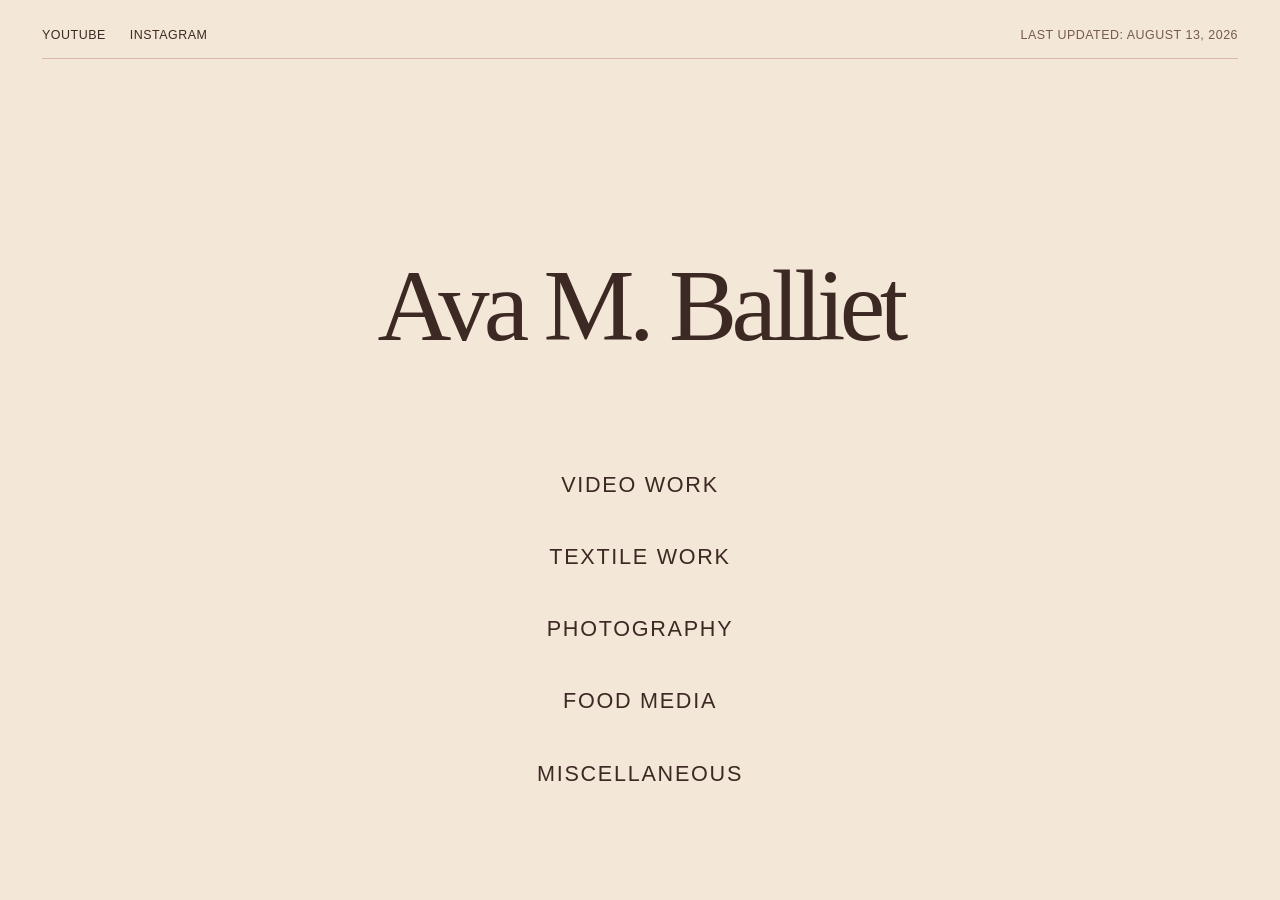
<file: index.html>
<!DOCTYPE html>
<html lang="en">
<head>
  <meta charset="UTF-8">
  <meta name="viewport" content="width=device-width, initial-scale=1.0">
  <meta name="description" content="Ava M. Balliet — multimedia portfolio.">
  <title>Ava M. Balliet — Portfolio</title>
  <link rel="stylesheet" href="style.css">
</head>
<body>
  <main class="homepage">
    <header class="top-bar">
      <nav class="social-links" aria-label="Social links">
        <a href="https://www.youtube.com/@AbaBalliet" target="_blank" rel="noopener noreferrer" aria-label="YouTube">YOUTUBE</a>
        <a href="https://www.instagram.com/b3efwellington/" target="_blank" rel="noopener noreferrer" aria-label="Instagram">INSTAGRAM</a>
      </nav>
      <div class="meta">
        <span>LAST UPDATED: AUGUST 13, 2026</span>
      </div>
    </header>

    <section class="hero" aria-labelledby="site-title">
      <h1 id="site-title">Ava M. Balliet</h1>
    </section>

    <nav class="categories" aria-label="Portfolio categories">
      <a class="category" href="video.html">VIDEO WORK</a>
      <a class="category" href="textile.html">TEXTILE WORK</a>
      <a class="category" href="photography.html">PHOTOGRAPHY</a>
      <a class="category" href="food.html">FOOD MEDIA</a>
      <a class="category" href="miscellaneous.html">MISCELLANEOUS</a>
    </nav>
  </main>
</body>
</html>
</file>
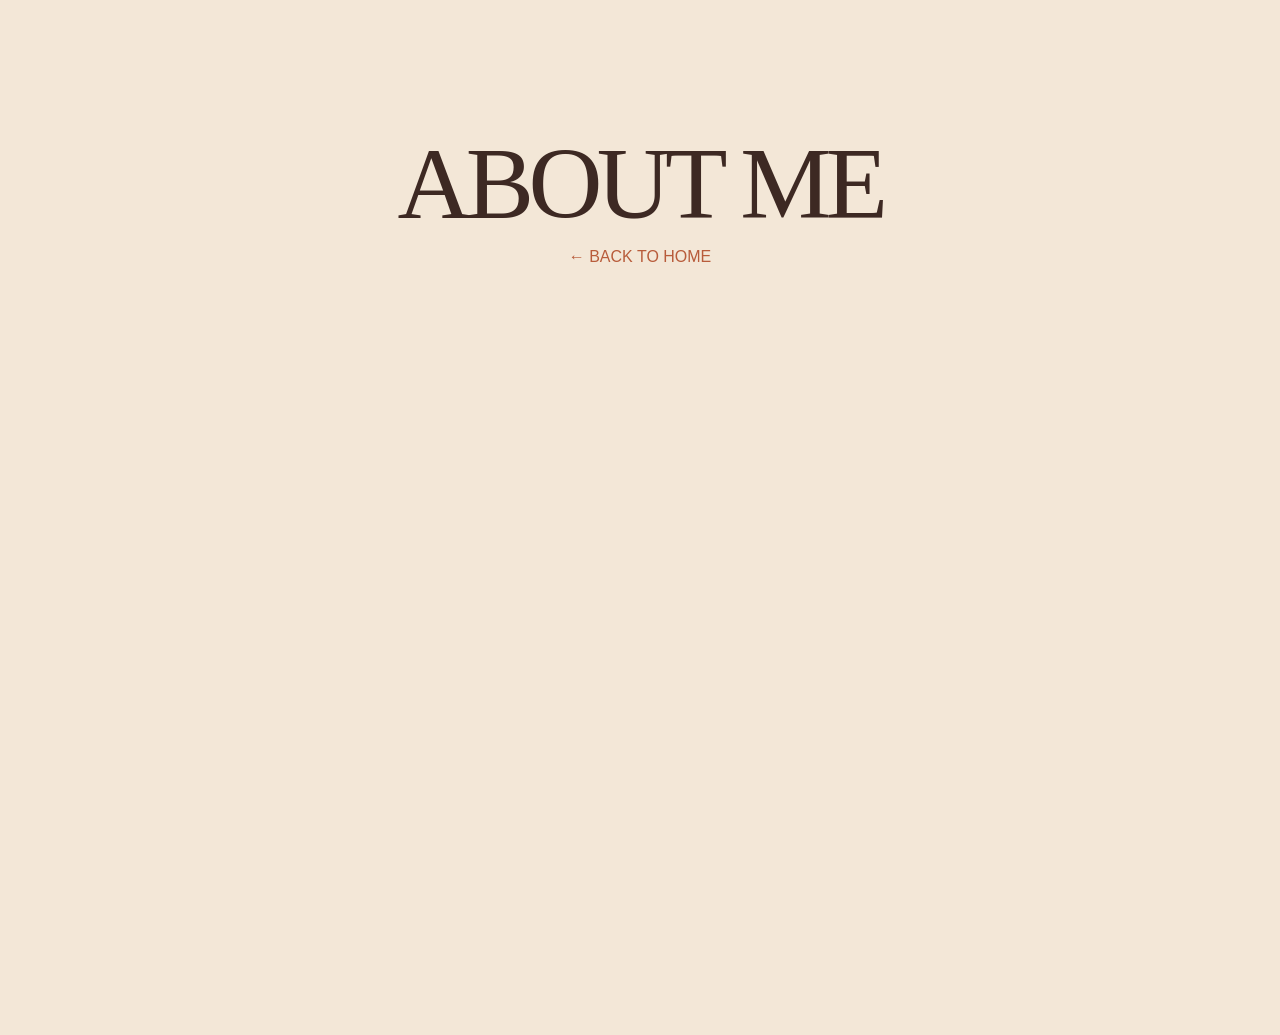
<file: about.html>
<!DOCTYPE html>
<html lang="en">
<head>
  <meta charset="UTF-8">
  <meta name="viewport" content="width=device-width, initial-scale=1.0">
  <title>ABOUT ME — Ava M. Balliet</title>
  <link rel="stylesheet" href="style.css">
</head>
<body>
  <main style="max-width:850px;margin:15vh auto;padding:0 30px;text-align:center;">
    <h1 style="font-family:Georgia,'Times New Roman',serif;font-weight:400;">ABOUT ME</h1>
    <p><a href="index.html" style="color:var(--accent);text-decoration:none;">← BACK TO HOME</a></p>
  </main>
</body>
</html>
</file>
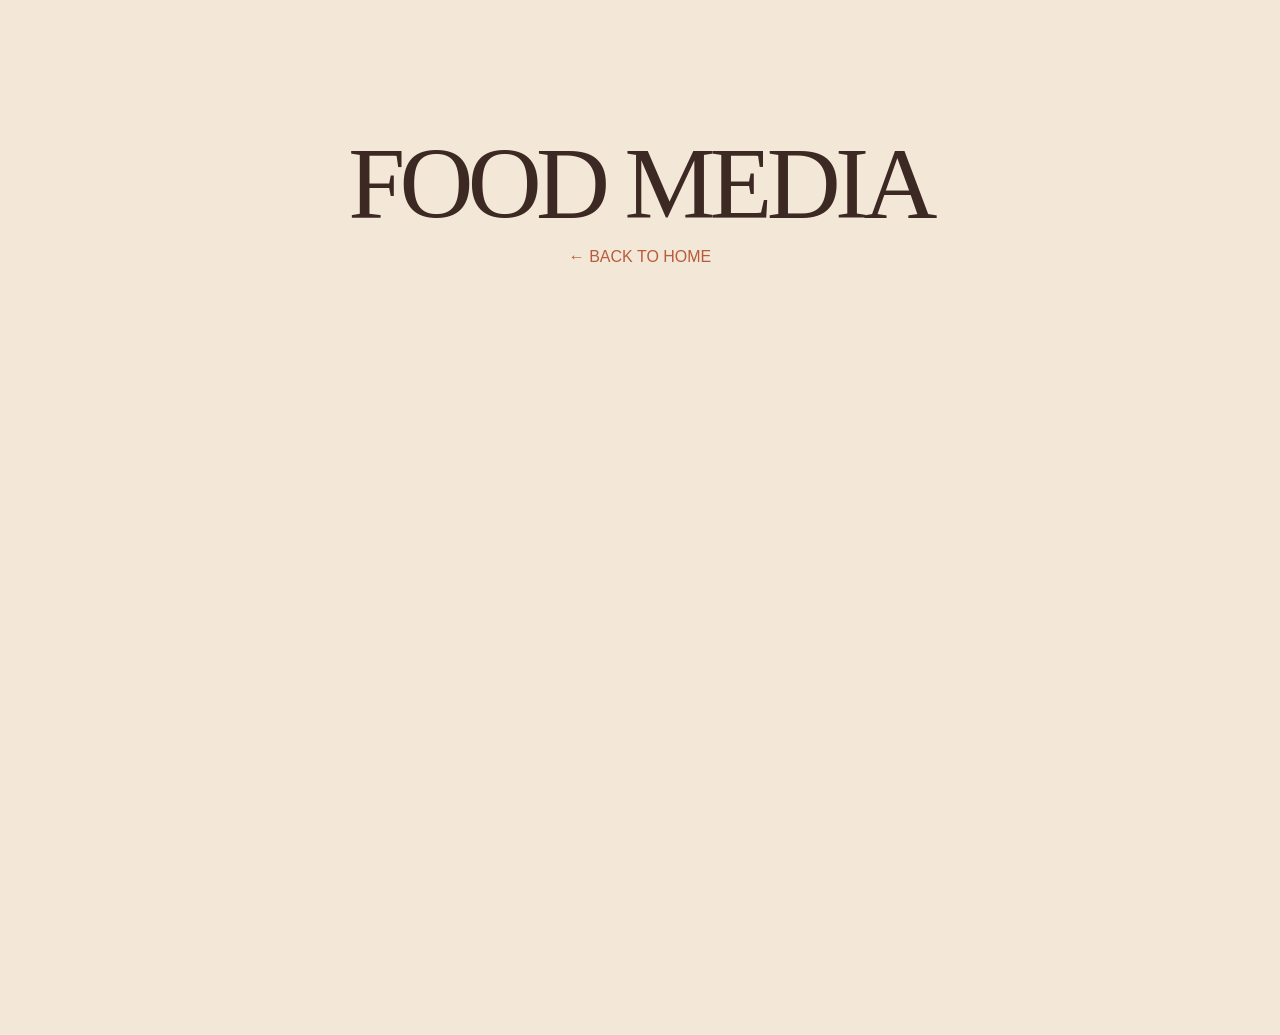
<file: food.html>
<!DOCTYPE html>
<html lang="en">
<head>
  <meta charset="UTF-8">
  <meta name="viewport" content="width=device-width, initial-scale=1.0">
  <title>FOOD MEDIA — Ava M. Balliet</title>
  <link rel="stylesheet" href="style.css">
</head>
<body>
  <main style="max-width:850px;margin:15vh auto;padding:0 30px;text-align:center;">
    <h1 style="font-family:Georgia,'Times New Roman',serif;font-weight:400;">FOOD MEDIA</h1>
    <p><a href="index.html" style="color:var(--accent);text-decoration:none;">← BACK TO HOME</a></p>
  </main>
</body>
</html>
</file>
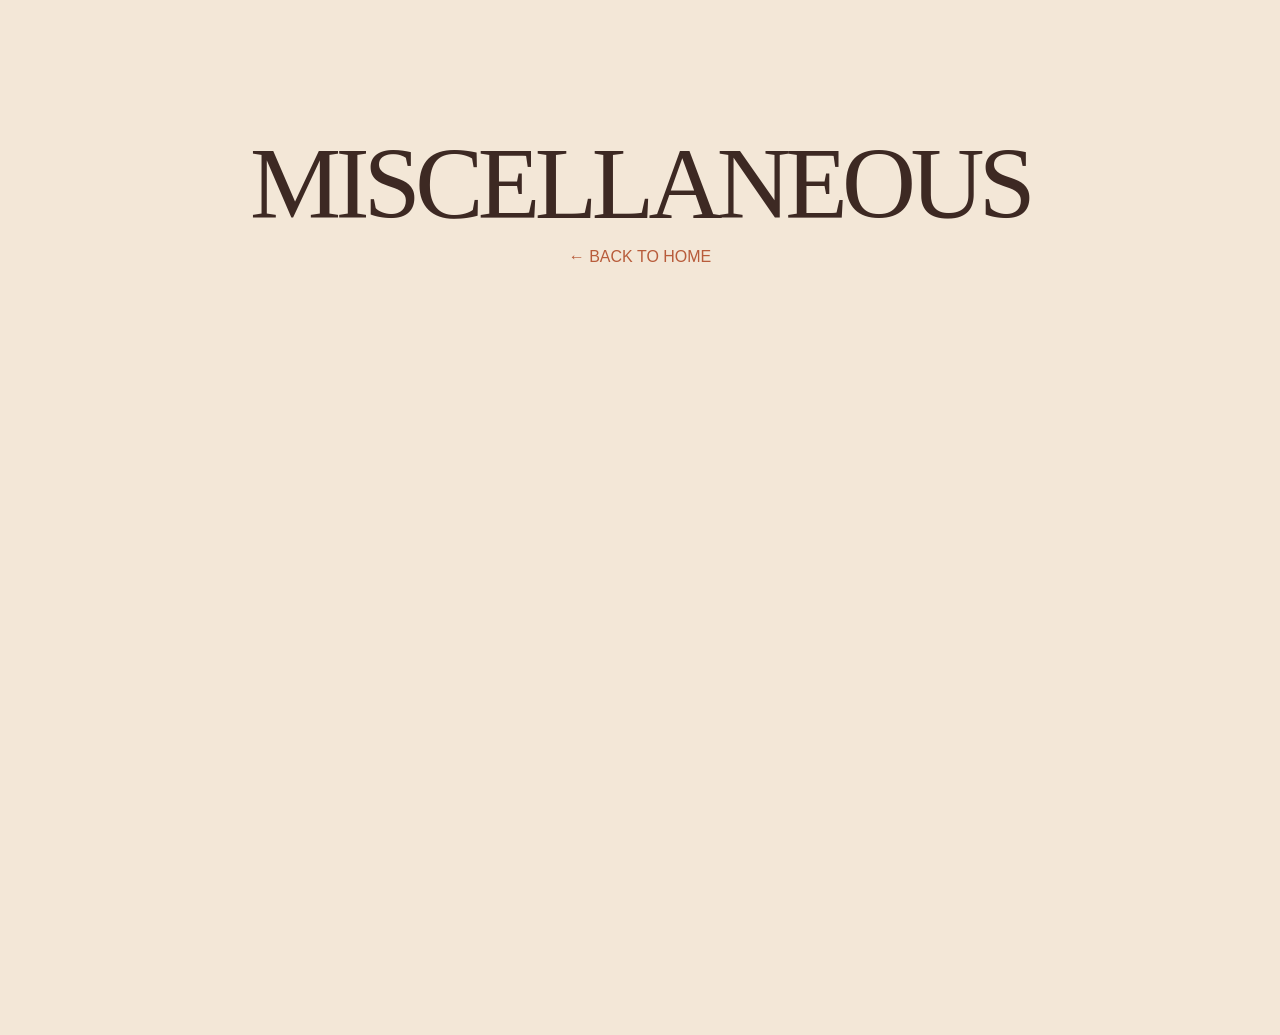
<file: miscellaneous.html>
<!DOCTYPE html>
<html lang="en">
<head>
  <meta charset="UTF-8">
  <meta name="viewport" content="width=device-width, initial-scale=1.0">
  <title>MISCELLANEOUS — Ava M. Balliet</title>
  <link rel="stylesheet" href="style.css">
</head>
<body>
  <main style="max-width:850px;margin:15vh auto;padding:0 30px;text-align:center;">
    <h1 style="font-family:Georgia,'Times New Roman',serif;font-weight:400;">MISCELLANEOUS</h1>
    <p><a href="index.html" style="color:var(--accent);text-decoration:none;">← BACK TO HOME</a></p>
  </main>
</body>
</html>
</file>
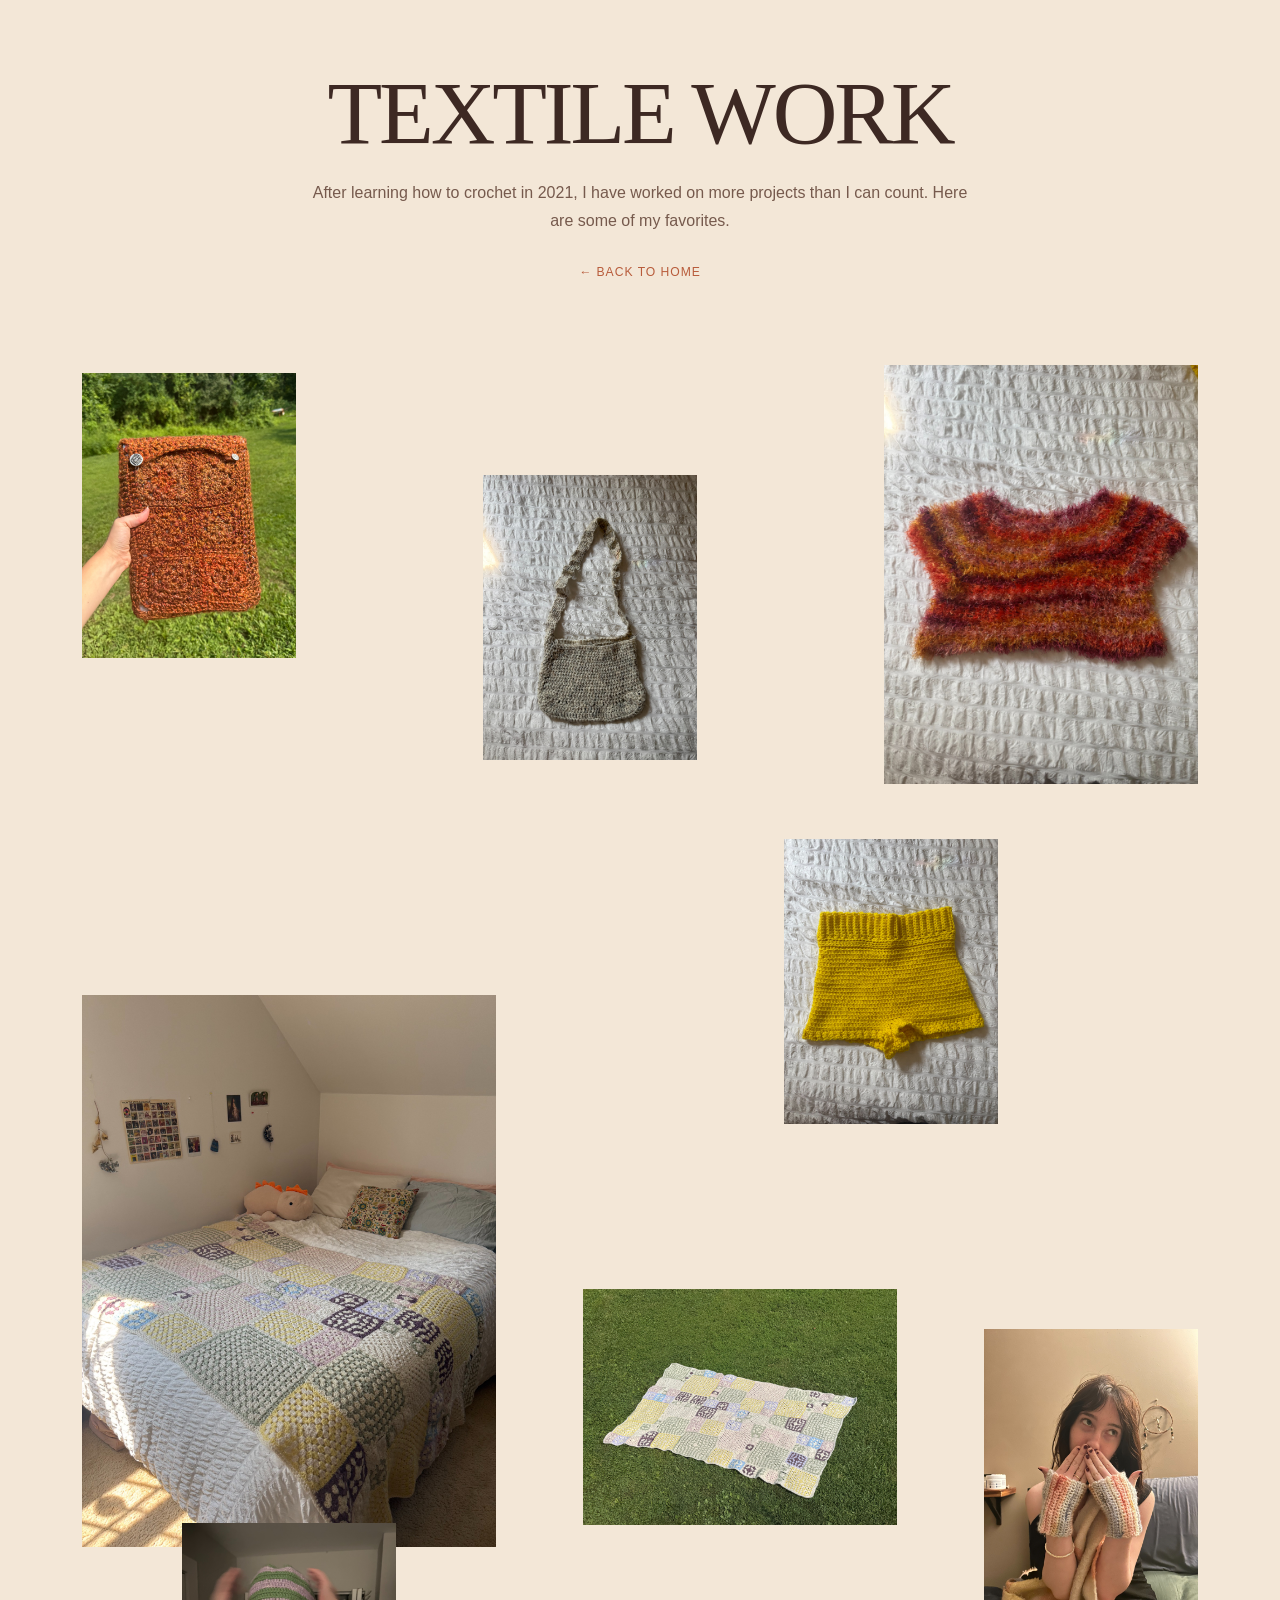
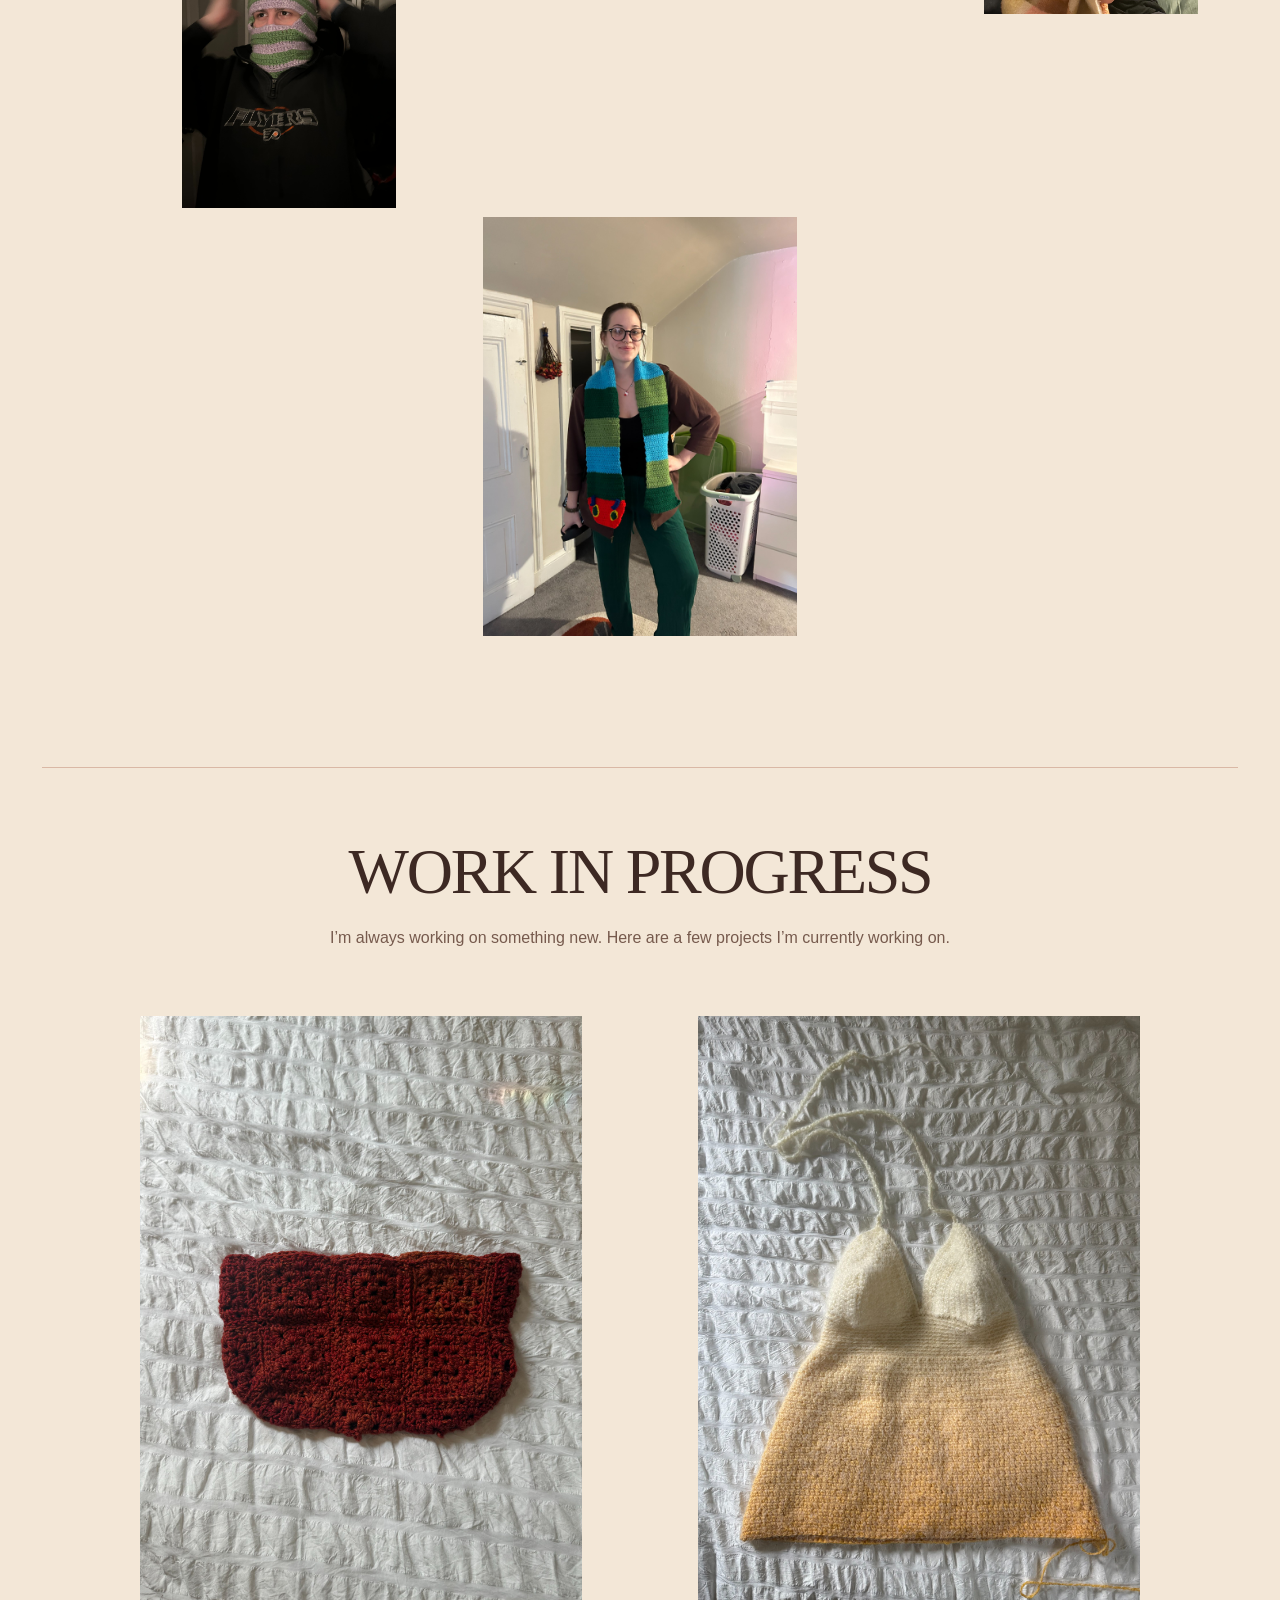
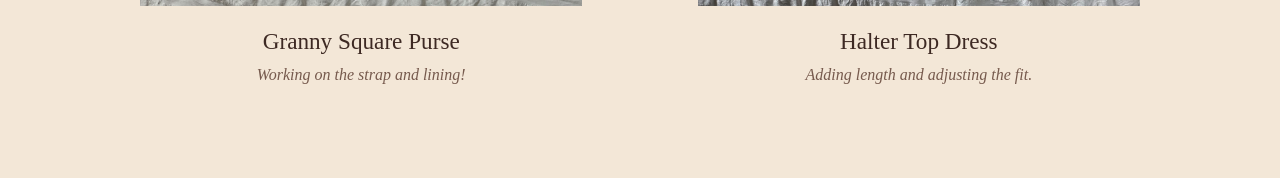
<file: textile.html>
<!DOCTYPE html>
<html lang="en">
<head>
  <meta charset="UTF-8">
  <meta name="viewport" content="width=device-width, initial-scale=1.0">
  <title>TEXTILE WORK — Ava M. Balliet</title>
  <link rel="stylesheet" href="style.css">
  <style>
    .textile-page {
      width: min(1320px, 100%);
      margin: 0 auto;
      padding: 70px 42px 90px;
    }

    .textile-header {
      max-width: 850px;
      margin: 0 auto 85px;
      text-align: center;
    }

    .textile-header h1,
    .progress-header h2 {
      font-family: Georgia, "Times New Roman", serif;
      font-weight: 400;
      letter-spacing: -.035em;
    }

    .textile-header h1 {
      margin: 0 0 24px;
      font-size: clamp(3rem, 7vw, 6.5rem);
      line-height: .95;
    }

    .textile-header p,
    .progress-header p {
      max-width: 680px;
      margin: 0 auto;
      color: var(--muted);
      line-height: 1.75;
      font-size: 1rem;
    }

    .back-link {
      display: inline-block;
      margin-top: 30px;
      color: var(--accent);
      text-decoration: none;
      font-size: .76rem;
      letter-spacing: .08em;
    }

    .back-link:hover,
    .back-link:focus-visible {
      color: var(--text);
    }

    .finished-gallery {
      display: grid;
      grid-template-columns: repeat(12, minmax(0, 1fr));
      grid-auto-rows: 58px;
      column-gap: 7px;
      row-gap: 18px;
      align-items: start;
      margin-bottom: 120px;
    }

    .textile-photo {
      position: relative;
      min-width: 0;
      z-index: 1;
    }

    .textile-photo img {
      display: block;
      width: 100%;
      height: auto;
      object-fit: cover;
      border-radius: 0;
      transition: transform 240ms ease, box-shadow 240ms ease;
      transform-origin: center center;
    }

    .textile-photo:hover,
    .textile-photo:focus-within {
      z-index: 20;
    }

    .textile-photo:hover img,
    .textile-photo:focus-within img {
      transform: scale(1.09);
      box-shadow: 0 18px 45px rgba(41, 39, 51, .14);
    }

    .photo-1 { grid-column: 1 / span 3; grid-row: 1 / span 6; margin-top: 8px; }
    .photo-2 { grid-column: 5 / span 3; grid-row: 2 / span 6; margin-top: 34px; }
    .photo-3 { grid-column: 9 / span 4; grid-row: 1 / span 5; margin-top: 0; }
    .photo-4 { grid-column: 8 / span 3; grid-row: 7 / span 5; margin-top: 18px; }
    .photo-5 { grid-column: 1 / span 5; grid-row: 9 / span 6; margin-top: 22px; }
    .photo-6 { grid-column: 6 / span 4; grid-row: 13 / span 6; margin-top: 12px; }
    .photo-7 { grid-column: 10 / span 3; grid-row: 13 / span 6; margin-top: 52px; }
    .photo-8 { grid-column: 2 / span 3; grid-row: 16 / span 6; margin-top: 18px; }
    .photo-9 { grid-column: 5 / span 4; grid-row: 20 / span 6; margin-top: 8px; }

    .progress-section {
      border-top: 1px solid var(--line);
      padding-top: 72px;
    }

    .progress-header {
      text-align: center;
      margin-bottom: 64px;
    }

    .progress-header h2 {
      margin: 0 0 20px;
      font-size: clamp(2.3rem, 5vw, 4.8rem);
      line-height: 1;
    }

    .progress-grid {
      display: grid;
      grid-template-columns: repeat(2, minmax(0, 1fr));
      gap: clamp(55px, 9vw, 130px);
      align-items: start;
      max-width: 1000px;
      margin: 0 auto;
    }

    .progress-project {
      text-align: center;
    }

    .progress-project img {
      display: block;
      width: 100%;
      height: auto;
      border-radius: 0;
      transition: transform 240ms ease, box-shadow 240ms ease;
    }

    .progress-project:hover img,
    .progress-project:focus-within img {
      transform: scale(1.07);
      box-shadow: 0 18px 45px rgba(41, 39, 51, .14);
    }

    .progress-project h3 {
      margin: 22px 0 8px;
      font-family: Georgia, "Times New Roman", serif;
      font-size: 1.45rem;
      font-weight: 400;
    }

    .progress-project p {
      margin: 0;
      color: var(--muted);
      font-family: Georgia, "Times New Roman", serif;
      font-style: italic;
      line-height: 1.55;
    }

    @media (max-width: 900px) {
      .textile-page { padding: 55px 24px 70px; }
      .textile-header { margin-bottom: 65px; }
      .finished-gallery {
        grid-template-columns: repeat(6, minmax(0, 1fr));
        column-gap: 5px;
        row-gap: 14px;
        grid-auto-rows: 55px;
        margin-bottom: 90px;
      }
      .photo-1 { grid-column: 1 / span 2; grid-row: 1 / span 6; }
      .photo-2 { grid-column: 4 / span 3; grid-row: 2 / span 6; margin-top: 25px; }
      .photo-3 { grid-column: 3 / span 3; grid-row: 8 / span 5; }
      .photo-4 { grid-column: 1 / span 2; grid-row: 14 / span 5; }
      .photo-5 { grid-column: 3 / span 4; grid-row: 15 / span 6; }
      .photo-6 { grid-column: 1 / span 3; grid-row: 22 / span 6; }
      .photo-7 { grid-column: 5 / span 2; grid-row: 22 / span 6; margin-top: 30px; }
      .photo-8 { grid-column: 2 / span 2; grid-row: 29 / span 6; }
      .photo-9 { grid-column: 4 / span 3; grid-row: 35 / span 6; margin-top: 10px; }
    }

    @media (max-width: 650px) {
      .textile-page { padding: 40px 18px 60px; }
      .textile-header { margin-bottom: 50px; }
      .textile-header h1 { font-size: clamp(2.8rem, 14vw, 4.8rem); }
      .finished-gallery {
        display: grid;
        grid-template-columns: 1fr;
        grid-auto-rows: auto;
        gap: 26px;
        margin-bottom: 75px;
      }
      .textile-photo,
      .photo-1, .photo-2, .photo-3, .photo-4,
      .photo-5, .photo-6, .photo-7, .photo-8, .photo-9 {
        grid-column: auto;
        grid-row: auto;
        margin-top: 0;
      }
      .textile-photo:nth-child(even) { width: 82%; margin-left: auto; }
      .textile-photo:nth-child(3n) { width: 90%; margin-left: 4%; }
      .progress-section { padding-top: 55px; }
      .progress-grid { grid-template-columns: 1fr; gap: 65px; }
    }

    @media (prefers-reduced-motion: reduce) {
      .textile-photo img,
      .progress-project img { transition: none; }
      .textile-photo:hover img,
      .textile-photo:focus-within img,
      .progress-project:hover img,
      .progress-project:focus-within img { transform: none; }
    }
  </style>
</head>
<body>
  <main class="textile-page">
    <header class="textile-header">
      <h1>TEXTILE WORK</h1>
      <p>After learning how to crochet in 2021, I have worked on more projects than I can count. Here are some of my favorites.</p>
      <a class="back-link" href="index.html">← BACK TO HOME</a>
    </header>

    <section class="finished-gallery" aria-label="Textile work gallery">
      <figure class="textile-photo photo-1">
        <img src="IMG_3901.jpg" alt="Brown crocheted portfolio case held outdoors" loading="eager">
      </figure>
      <figure class="textile-photo photo-2">
        <img src="IMG_3909.jpg" alt="Gray crocheted shoulder bag" loading="lazy">
      </figure>
      <figure class="textile-photo photo-3">
        <img src="IMG_3906.jpg" alt="Fuzzy orange and red crocheted top" loading="lazy">
      </figure>
      <figure class="textile-photo photo-4">
        <img src="IMG_3905.jpg" alt="Bright yellow crocheted shorts" loading="lazy">
      </figure>
      <figure class="textile-photo photo-5">
        <img src="IMG_3895.jpg" alt="Pastel crocheted patchwork blanket on a bed" loading="lazy">
      </figure>
      <figure class="textile-photo photo-6">
        <img src="IMG_3898.jpg" alt="Pastel crocheted patchwork blanket outdoors on grass" loading="lazy">
      </figure>
      <figure class="textile-photo photo-7">
        <img src="72645606785__802BEFBF-F6C7-47D4-A3E2-0997935F55E8.jpg" alt="Crocheted striped arm warmers being modeled" loading="lazy">
      </figure>
      <figure class="textile-photo photo-8">
        <img src="IMG_1826.jpg" alt="Green and lavender striped crocheted balaclava being modeled" loading="lazy">
      </figure>
      <figure class="textile-photo photo-9">
        <img src="IMG_3177 (1).jpg" alt="Crocheted caterpillar scarf being modeled" loading="lazy">
      </figure>
    </section>

    <section class="progress-section" aria-labelledby="progress-title">
      <header class="progress-header">
        <h2 id="progress-title">WORK IN PROGRESS</h2>
        <p>I’m always working on something new. Here are a few projects I’m currently working on.</p>
      </header>

      <div class="progress-grid">
        <article class="progress-project">
          <img src="IMG_3907.jpg" alt="Deep red granny square purse in progress" loading="lazy">
          <h3>Granny Square Purse</h3>
          <p>Working on the strap and lining!</p>
        </article>
        <article class="progress-project">
          <img src="IMG_3924.jpg" alt="Cream to orange ombre halter top dress in progress" loading="lazy">
          <h3>Halter Top Dress</h3>
          <p>Adding length and adjusting the fit.</p>
        </article>
      </div>
    </section>
  </main>
</body>
</html>
</file>
<file: style.css>
:root {
  --background: #f3e7d7;
  --text: #3d2923;
  --muted: #765a4d;
  --accent: #b85c3b;
  --line: #d9b8a5;
}
* { box-sizing: border-box; }
html { min-height: 100%; }
body {
  margin: 0; min-height: 100vh; background: var(--background);
  color: var(--text); font-family: Arial, Helvetica, sans-serif;
}
a { color: inherit; }
.homepage {
  width: min(1400px, 100%); min-height: 100vh; margin: 0 auto;
  padding: 28px 42px 40px; display: flex; flex-direction: column;
}
.top-bar {
  display: flex; justify-content: space-between; align-items: flex-start;
  gap: 30px; border-bottom: 1px solid var(--line); padding-bottom: 16px;
  font-size: .78rem; letter-spacing: .04em; text-transform: uppercase;
}
.social-links, .meta { display: flex; gap: 24px; flex-wrap: wrap; }
.top-bar a { text-decoration: none; }
.top-bar a:hover, .top-bar a:focus-visible { color: var(--accent); }
.meta { justify-content: flex-end; color: var(--muted); }
.about-link { color: var(--text); }
.hero { padding: clamp(150px, 22vh, 260px) 20px 95px; text-align: center; }
h1 {
  margin: 0; font-family: Georgia, "Times New Roman", serif;
  font-size: clamp(3.5rem, 8vw, 7.5rem); font-weight: 400;
  line-height: .95; letter-spacing: -.055em;
}
.categories {
  width: max-content; max-width: 100%; margin: 0 auto;
  display: flex; flex-direction: column; align-items: center; gap: 0;
}
.category {
  display: block; width: auto; padding: 22px 20px; text-align: center;
  text-decoration: none; font-size: clamp(1rem, 1.7vw, 1.35rem);
  font-weight: 400; letter-spacing: .08em; line-height: 1.3;
  transition: color 180ms ease, transform 180ms ease;
}
.category:hover, .category:focus-visible {
  color: var(--accent); transform: translateY(-2px);
}
@media (max-width: 700px) {
  .homepage { padding: 18px 20px 30px; }
  .top-bar { font-size: .68rem; gap: 18px; }
  .social-links, .meta { gap: 12px; }
  .hero { padding: 110px 0 70px; }
  h1 { font-size: clamp(3rem, 14vw, 5rem); }
  .categories { width: 100%; }
  .category { width: 100%; padding: 18px 8px; font-size: .92rem; }
}
</file>
